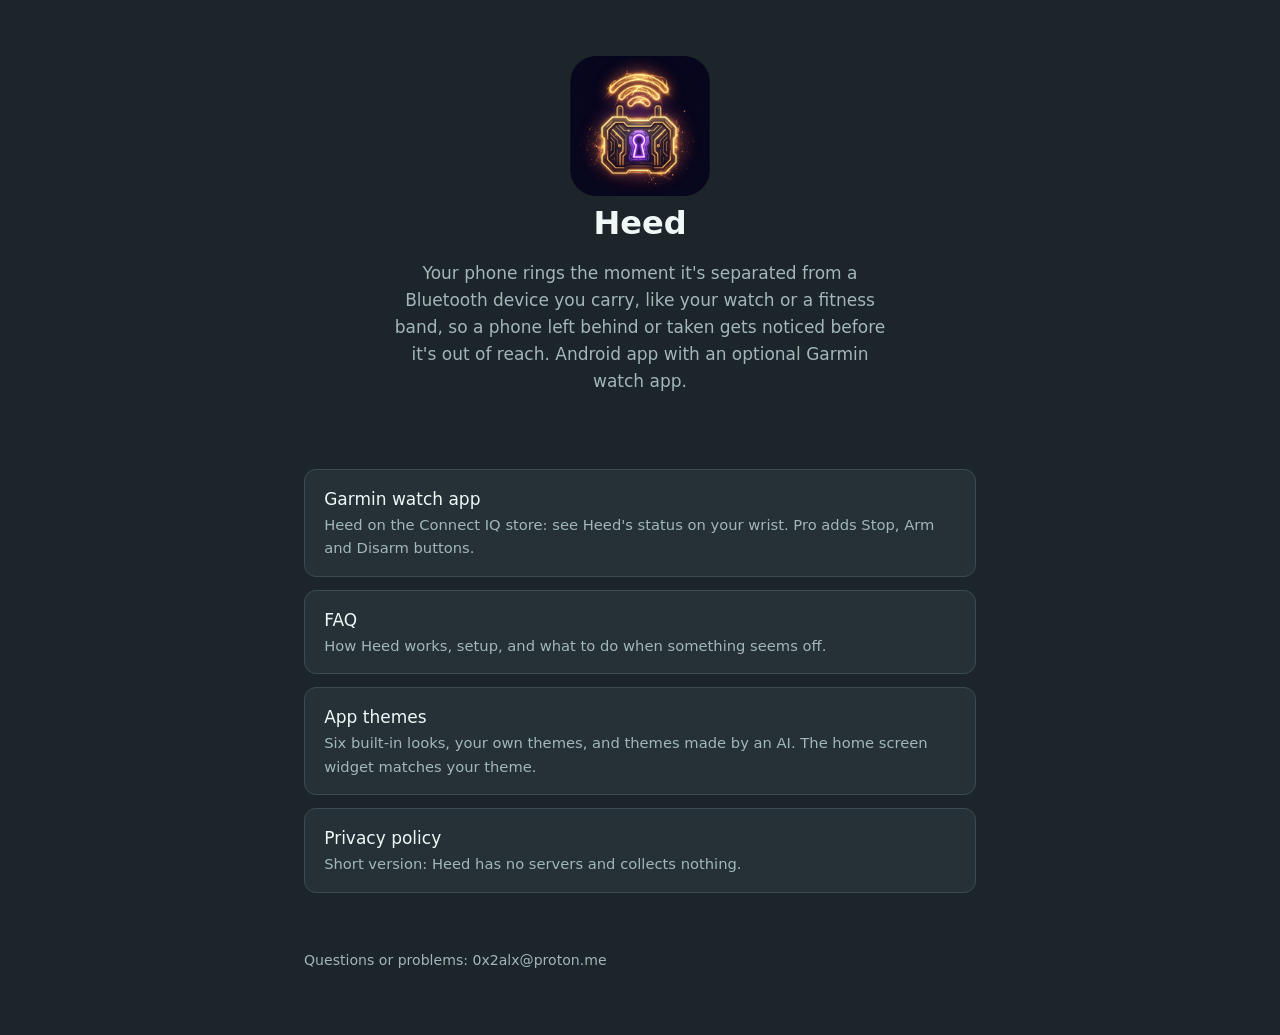
<file: index.html>
<!doctype html>
<html lang="en">
<head>
<meta charset="utf-8">
<meta name="viewport" content="width=device-width, initial-scale=1, viewport-fit=cover">
<title>Heed</title>
<meta name="description" content="Heed rings your phone the moment it's separated from a Bluetooth device you carry, like your watch.">
<meta name="google-site-verification" content="QiCzWbmraSEwANNr_r0INlUKkTgZXnaJmjv9GGR-TxI">
<link rel="icon" href="assets/favicon.png">
<link rel="stylesheet" href="style.css">
</head>
<body>
<div class="wrap">
  <section class="hero">
    <img src="assets/heed-logo.png" alt="Heed logo">
    <h1>Heed</h1>
    <p>Your phone rings the moment it's separated from a Bluetooth device you carry, like your watch or a fitness band, so a phone left behind or taken gets noticed before it's out of reach. Android app with an optional Garmin watch app.</p>
  </section>
  <div class="links">
    <a href="https://apps.garmin.com/apps/e7d2700a-6e20-4fcf-9858-78129c855c3d">Garmin watch app<span>Heed on the Connect IQ store: see Heed's status on your wrist. Pro adds Stop, Arm and Disarm buttons.</span></a>
    <a href="faq.html">FAQ<span>How Heed works, setup, and what to do when something seems off.</span></a>
    <a href="themes.html">App themes<span>Six built-in looks, your own themes, and themes made by an AI. The home screen widget matches your theme.</span></a>
    <a href="privacy.html">Privacy policy<span>Short version: Heed has no servers and collects nothing.</span></a>
  </div>
  <footer>Questions or problems: 0x2alx@proton.me</footer>
</div>
</body>
</html>
</file>
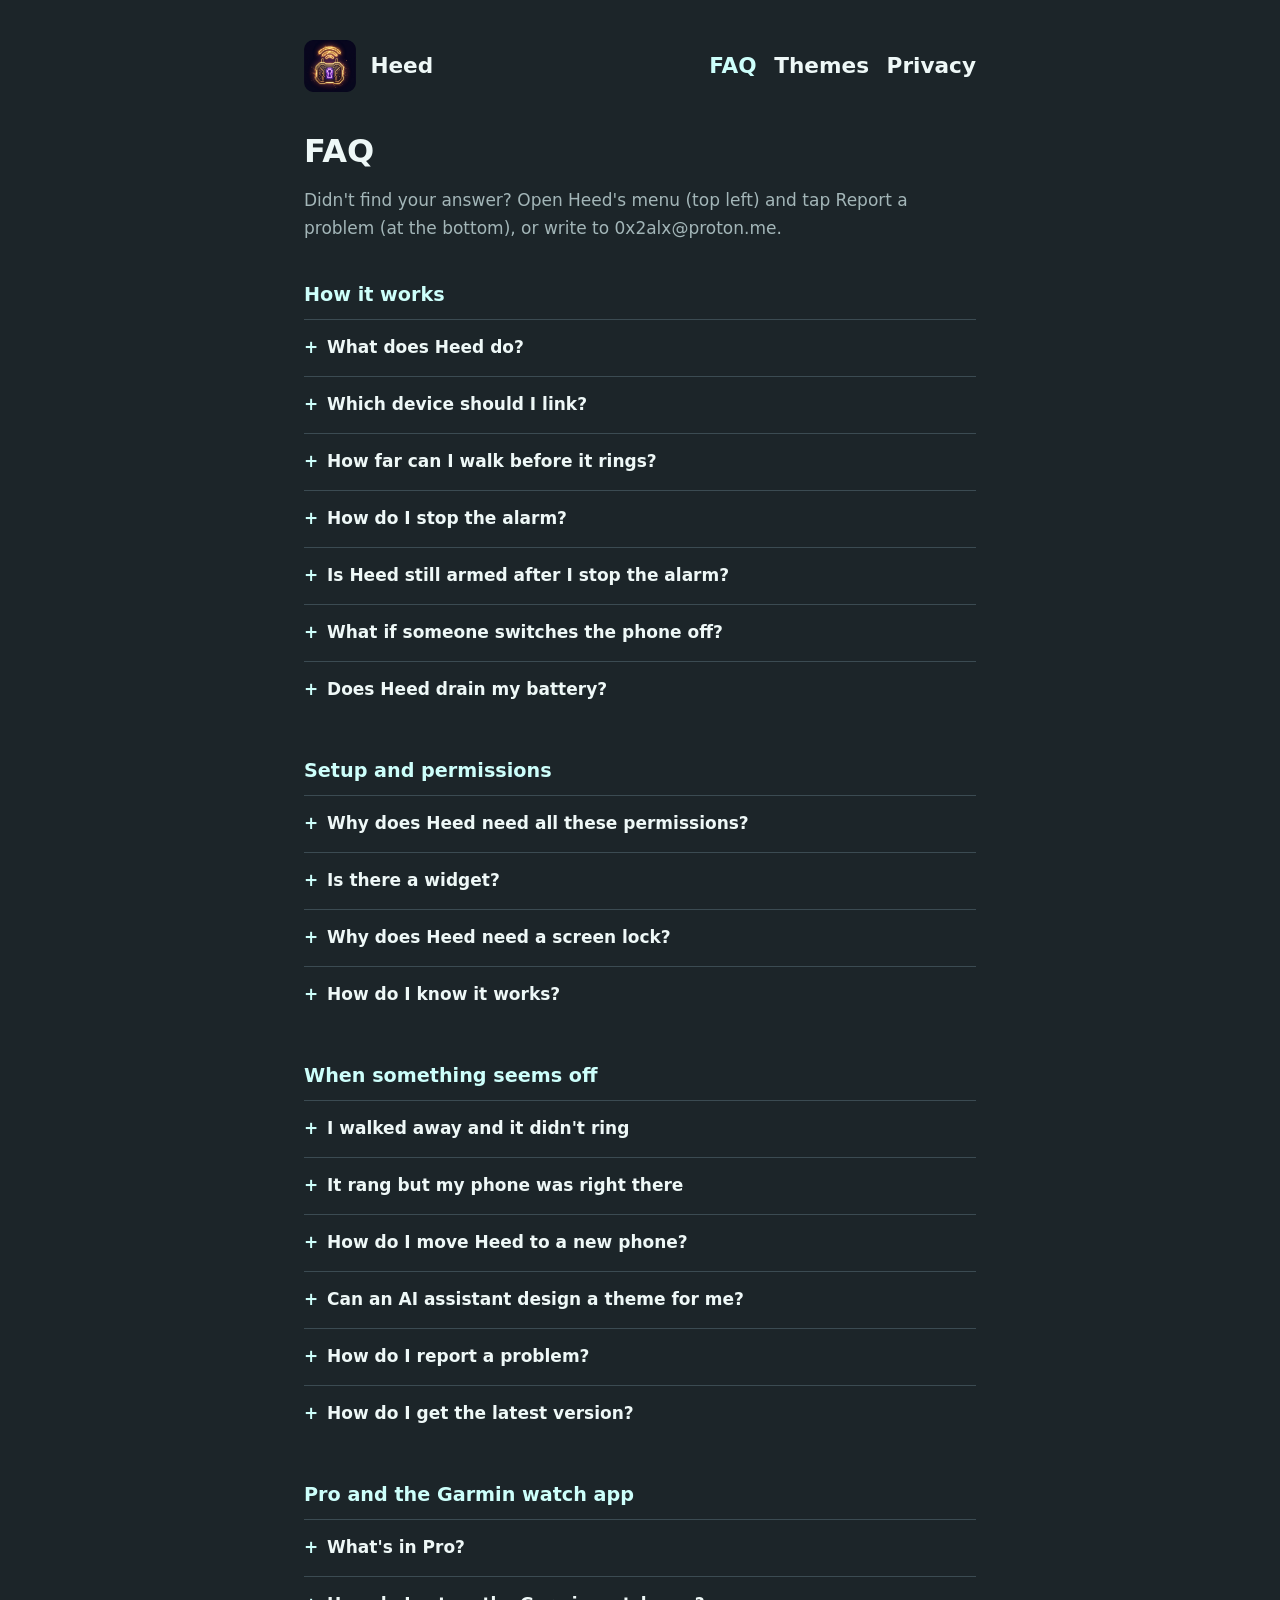
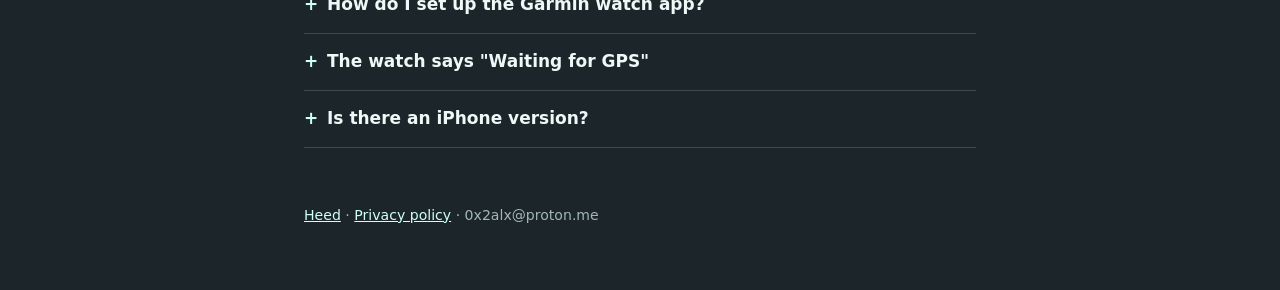
<file: faq.html>
<!doctype html>
<html lang="en">
<head>
<meta charset="utf-8">
<meta name="viewport" content="width=device-width, initial-scale=1, viewport-fit=cover">
<title>Heed FAQ</title>
<link rel="icon" href="assets/favicon.png">
<link rel="stylesheet" href="style.css">
</head>
<body>
<div class="wrap">
  <header class="top">
    <img src="assets/heed-logo.png" alt="">
    <a href="index.html">Heed</a>
    <nav><a href="faq.html" aria-current="page">FAQ</a><a href="themes.html">Themes</a><a href="privacy.html">Privacy</a></nav>
  </header>

  <h1>FAQ</h1>
  <p class="muted">Didn't find your answer? Open Heed's menu (top left) and tap Report a problem (at the bottom), or write to 0x2alx@proton.me.</p>

  <h2>How it works</h2>
  <details id="how">
    <summary>What does Heed do?</summary>
    <p>You link Heed to one Bluetooth device you always carry, ideally your watch, and arm it. If that device disconnects from the phone (you walked away from the phone, or someone walked away with it), a short countdown starts. If the device doesn't come back in time, the phone rings loudly until you unlock it.</p>
  </details>
  <details id="device">
    <summary>Which device should I link?</summary>
    <ul>
      <li><strong>Best:</strong> a watch or fitness band you wear all day.</li>
      <li><strong>Earbuds:</strong> only work while you're wearing them. Take them out and Heed thinks you left.</li>
      <li><strong>Your car:</strong> no. It disconnects every time you park. Use it in an auto-arm rule instead (Pro).</li>
    </ul>
    <p>The device has to be connected when you arm. A device that's already gone can't disconnect, so the alarm would never go off.</p>
  </details>
  <details id="distance">
    <summary>How far can I walk before it rings?</summary>
    <p>Usually 10 to 30 metres. Bluetooth range depends on walls, crowds and even which wrist the watch is on, and Android can take a few seconds to notice the disconnect. Then comes your delay (2 to 15 seconds, set under Alarm). A short delay catches a theft sooner; a longer one ignores brief dropouts.</p>
  </details>
  <details id="stop">
    <summary>How do I stop the alarm?</summary>
    <p>Unlock your phone (PIN, pattern or fingerprint). That always works, and it's the point: whoever is holding the phone can't silence it. Two optional extras:</p>
    <ul>
      <li><strong>Stop when the device reconnects:</strong> handy if you just forgot the phone on a table. Leave it off for theft protection, since a thief could walk back toward you to silence it.</li>
      <li><strong>The Garmin watch app (Stop button with Pro):</strong> stop it from your wrist.</li>
    </ul>
  </details>
  <details id="after-stop">
    <summary>Is Heed still armed after I stop the alarm?</summary>
    <p>Only if your device is back. If you stop it while the device is still away, Heed disarms and tells you, so it doesn't keep ringing. Arm it again once the device is connected.</p>
  </details>
  <details id="power">
    <summary>What if someone switches the phone off?</summary>
    <p>No app can block the power button. If Heed was armed and your device isn't connected when the phone restarts, it rings after your usual delay. An alarm that was already ringing comes straight back. For the rest, turn on Android's own theft protection: Theft Detection Lock, Offline Device Lock and Find Hub (Settings, then Security).</p>
  </details>
  <details id="battery">
    <summary>Does Heed drain my battery?</summary>
    <p>Not noticeably. Heed doesn't scan or poll; it waits for Android to report that the device disconnected. With the Garmin watch app (Pro), the phone sends the watch a small update every 30 seconds while armed.</p>
  </details>

  <h2>Setup and permissions</h2>
  <details id="permissions">
    <summary>Why does Heed need all these permissions?</summary>
    <ul>
      <li><strong>Nearby devices (Bluetooth):</strong> to see your devices and know when the linked one disconnects.</li>
      <li><strong>Notifications and full-screen alerts:</strong> so the alarm screen appears even on a locked phone.</li>
      <li><strong>Display over other apps:</strong> so the alarm screen shows on top of whatever app is open.</li>
      <li><strong>Unrestricted battery:</strong> so Android doesn't put Heed to sleep while it's guarding your phone.</li>
      <li><strong>Keep permissions if Heed isn't opened for a while:</strong> so Android doesn't remove Heed's permissions if you go months without opening it.</li>
      <li><strong>Alarms and reminders</strong> (asked for once you add a schedule): so scheduled auto-arm rules run on time.</li>
    </ul>
    <p>Anything missing shows in a Setup section at the top of Heed's main screen, with a <strong>Fix</strong> button that opens the right setting. Heed checks again every time you open it, and the section disappears once everything is in place. To check later, open the menu (top left) and tap <strong>Permissions</strong>: it lists everything Heed uses, why, and whether it's granted.</p>
    <p>Heed has no servers and collects nothing. See the <a href="privacy.html">privacy policy</a>.</p>
  </details>
  <details id="widget">
    <summary>Is there a widget?</summary>
    <p>Yes. Add the Heed widget to your home screen (a small square). The Heed logo shows the state: dimmed when Heed is off, in full colour when it's armed. Tap it to arm, or to disarm (you confirm with your screen lock). Tap the gear to open Heed. While the alarm rings, tapping it opens the alarm screen.</p>
    <p>The widget follows your app theme, and each theme can change how it looks. See <a href="themes.html#widget">Widget look</a>.</p>
  </details>
  <details id="screen-lock">
    <summary>Why does Heed need a screen lock?</summary>
    <p>Your unlock is what stops the alarm. Without a PIN, pattern or password, anyone could stop it, so Heed won't arm until a screen lock is set.</p>
  </details>
  <details id="test">
    <summary>How do I know it works?</summary>
    <p>Tap <strong>Test the alarm</strong>. It rings right away with your settings and stops exactly like the real thing. For a real test, arm Heed, leave the phone in a room and walk away with your watch.</p>
  </details>

  <h2>When something seems off</h2>
  <details id="no-ring">
    <summary>I walked away and it didn't ring</summary>
    <ul>
      <li>Check that Heed was <strong>armed</strong> and the device showed <strong>connected</strong> when you left.</li>
      <li>Set Heed's battery use to <strong>Unrestricted</strong> (Heed shows this under Setup if it's missing). Some phones stop background apps aggressively.</li>
      <li>You may still have been in Bluetooth range. Walk further, or test through a wall or two.</li>
    </ul>
    <p>Still not ringing? Open Heed's menu (top left) and tap Report a problem (at the bottom), so we can see what happened.</p>
  </details>
  <details id="false-alarm">
    <summary>It rang but my phone was right there</summary>
    <p>The link dropped for longer than your delay. It happens with weak Bluetooth (the phone deep in a bag, the watch on the far side of your body) or with earbuds you took out. Raise the delay under Alarm, or link a device you wear.</p>
  </details>
  <details id="new-phone">
    <summary>How do I move Heed to a new phone?</summary>
    <p>Two ways, and they restore different things.</p>
    <ul>
      <li><strong>Backup file:</strong> in Heed's menu (top left), tap Backup and restore, then Save a backup. On the new phone, open the same screen and tap Restore from a file. It has your linked device, alarm settings, auto-arm rules and app themes (with their widget looks). The alarm tone stays on the old phone, so pick it again. Pair your device with the new phone first.</li>
      <li><strong>Android backup:</strong> if backup to your Google account is on, a new phone starts with your linked device, alarm settings and auto-arm rules, and your Pro early access. Your app themes and the alarm tone aren't part of it.</li>
    </ul>
    <p>Either way, Heed starts disarmed and you set up the Garmin watch again, since the trusted watch isn't carried over.</p>
  </details>
  <details id="ai">
    <summary>Can an AI assistant design a theme for me?</summary>
    <p>Yes. In Heed's menu (top left), tap App theme, then <strong>AI prompt</strong>. The prompt has the theme format and your current theme. Paste it into an AI chat (ChatGPT, Gemini, Claude...), add what you want, then copy the whole answer, come back and tap <strong>Paste the answer</strong>. See <a href="themes.html">App themes</a> for every option.</p>
    <p>Heed sends nothing anywhere: you copy and paste yourself, to the assistant you choose.</p>
  </details>
  <details id="report">
    <summary>How do I report a problem?</summary>
    <p>Open Heed's menu (top left) and tap Report a problem, at the bottom. It opens your email app with a diagnostics file attached (app version, phone model, Heed's settings and event log, its memory use and why the app last stopped). Device names in it are replaced by short codes such as watch#1. You see everything before sending, and nothing goes out unless you send it. To read the event log itself, tap <strong>Logs</strong> in the menu.</p>
  </details>
  <details id="updates">
    <summary>How do I get the latest version?</summary>
    <p>Google Play updates Heed like any app. When a new version is out, a card at the top of Heed's main screen also says so: tap <strong>Update</strong>, it downloads in the background, then tap <strong>Restart</strong>. Installing restarts Heed, so while it's armed or ringing the card waits until you disarm. <strong>Later</strong> hides the card for 3 days.</p>
    <p>After an update, Heed shows what changed once, and the menu's <strong>About</strong> lists every release.</p>
  </details>

  <h2>Pro and the Garmin watch app</h2>
  <details id="pro">
    <summary>What's in Pro?</summary>
    <p><strong>Right now Pro is free.</strong> Everyone who installs Heed before paid Pro launches gets Pro, and keeps it after. Your early access is saved to your Google account through Android backup, so it follows you to a new phone (with backup turned on). If you lose it anyway, write to us.</p>
    <p>Once paid Pro launches, it will be a one-time purchase, no subscription, no account:</p>
    <ul>
      <li>Flashlight strobe and flashing screen</li>
      <li>Your own alarm tone and volume</li>
      <li>Auto-arm and auto-disarm: on a schedule, or when a Bluetooth device connects or disconnects (for example, arm when your car disconnects)</li>
      <li>On the Garmin watch app: stop, arm and disarm from your wrist, and an arrow back to where you left your phone (the watch app itself, showing Heed's status, is free)</li>
    </ul>
  </details>
  <details id="garmin">
    <summary>How do I set up the Garmin watch app?</summary>
    <ol>
      <li>Install Heed on your watch from the <a href="https://apps.garmin.com/apps/e7d2700a-6e20-4fcf-9858-78129c855c3d">Connect IQ store</a> (in Heed on the phone: Garmin watch app, then Get the watch app). The watch app is free; Pro adds the buttons and the arrow.</li>
      <li>Make sure Garmin Connect is installed on the phone and the watch is paired.</li>
      <li>Open Heed on the watch while your phone is unlocked. That watch becomes the only one allowed to control Heed. You can change it later in the app.</li>
      <li>Optional: on the watch, turn on Garmin's own phone connection alerts (Settings, then Connectivity, then Phone, then Alerts). The watch then buzzes whenever the phone drops, even before Heed rings.</li>
    </ol>
    <p>Supported watches (Connect IQ 3.3 or newer): fēnix 6, 7, 8, 9 and E; epix 2 and epix Pro; Forerunner 55, 70, 165, 170, 245, 255, 265, 570, 945, 955, 965 and 970; Venu 2, 3, 4, Sq 2 and X1; vívoactive 4, 5 and 6; Instinct 2, Instinct 3 (AMOLED and Solar 45 mm) and Instinct E; Enduro 3 and 4. The Connect IQ store shows whether your exact model is listed.</p>
  </details>
  <details id="find">
    <summary>The watch says "Waiting for GPS"</summary>
    <p>The arrow back to your phone needs a GPS fix on the watch, which only works outdoors. Step outside and give it a few seconds.</p>
  </details>
  <details id="iphone">
    <summary>Is there an iPhone version?</summary>
    <p>No, Heed is Android only.</p>
  </details>

  <footer><a href="index.html">Heed</a> · <a href="privacy.html">Privacy policy</a> · 0x2alx@proton.me</footer>
</div>
</body>
</html>
</file>
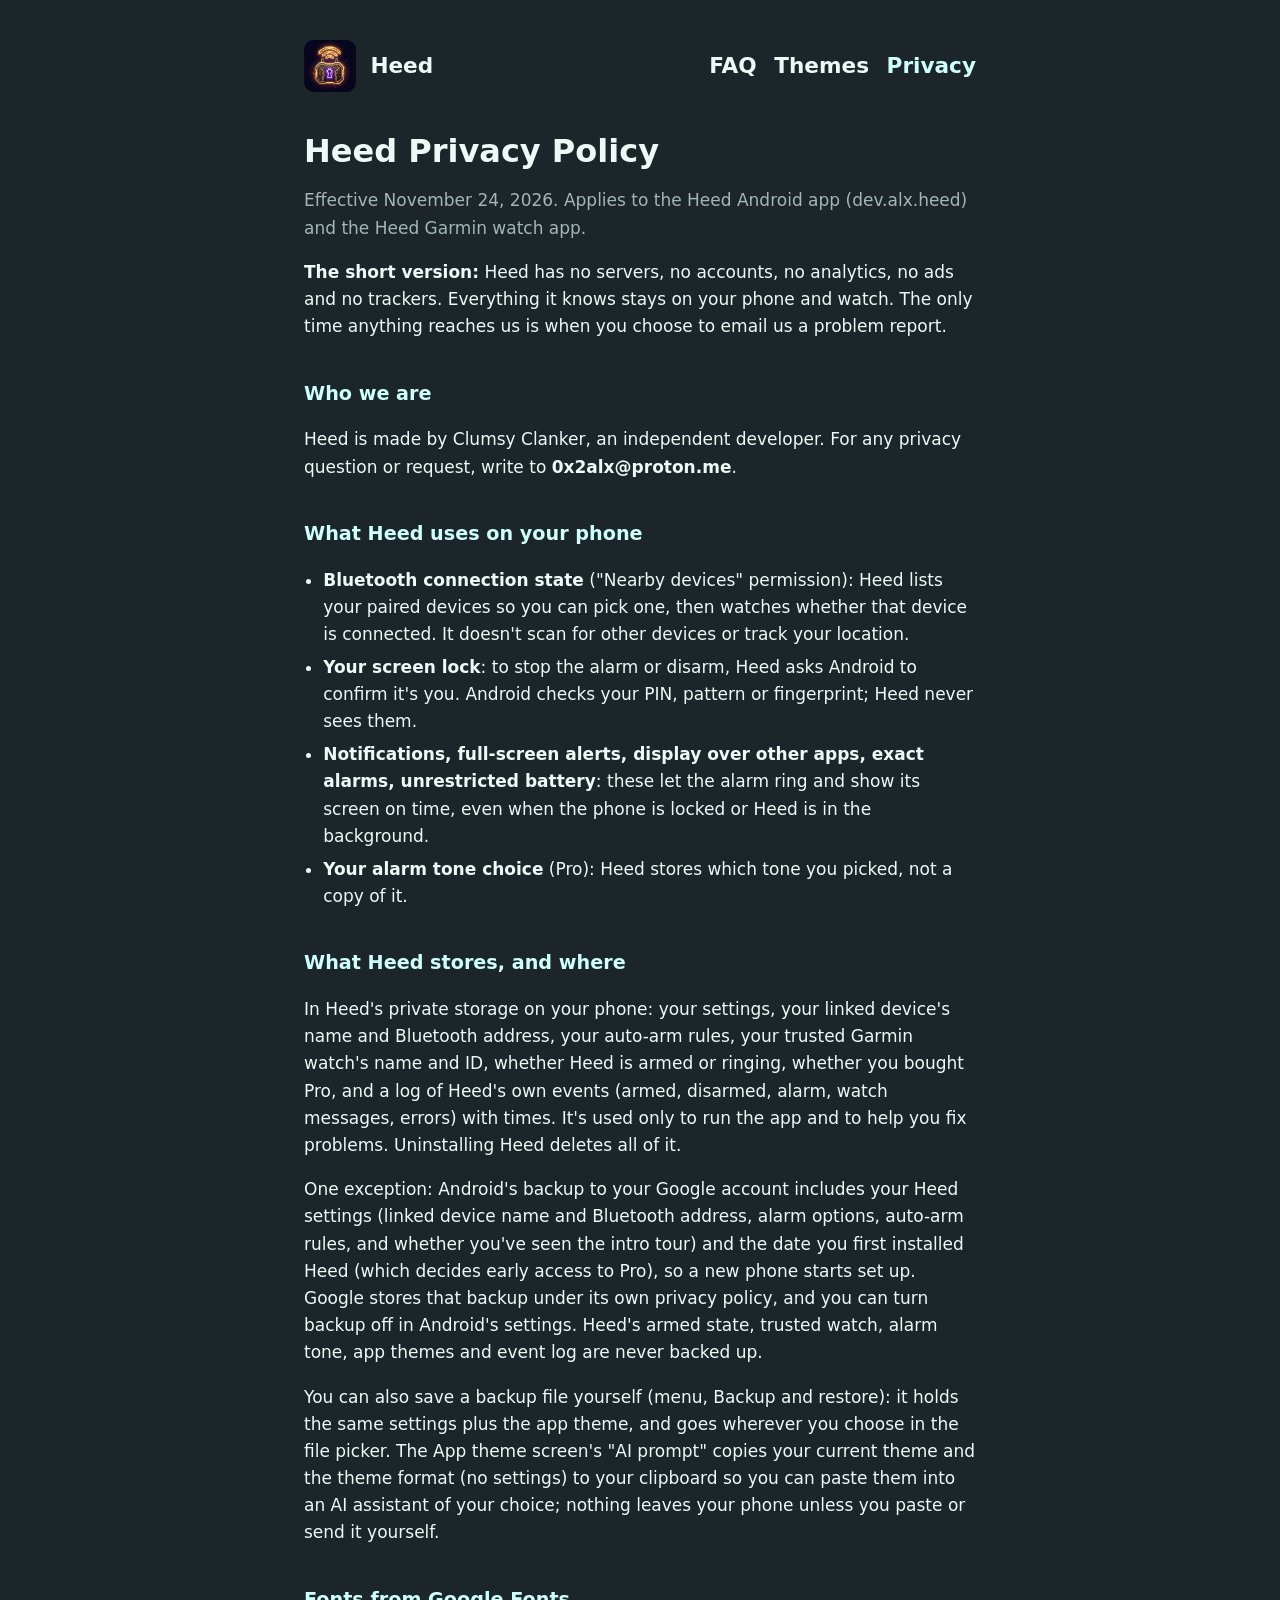
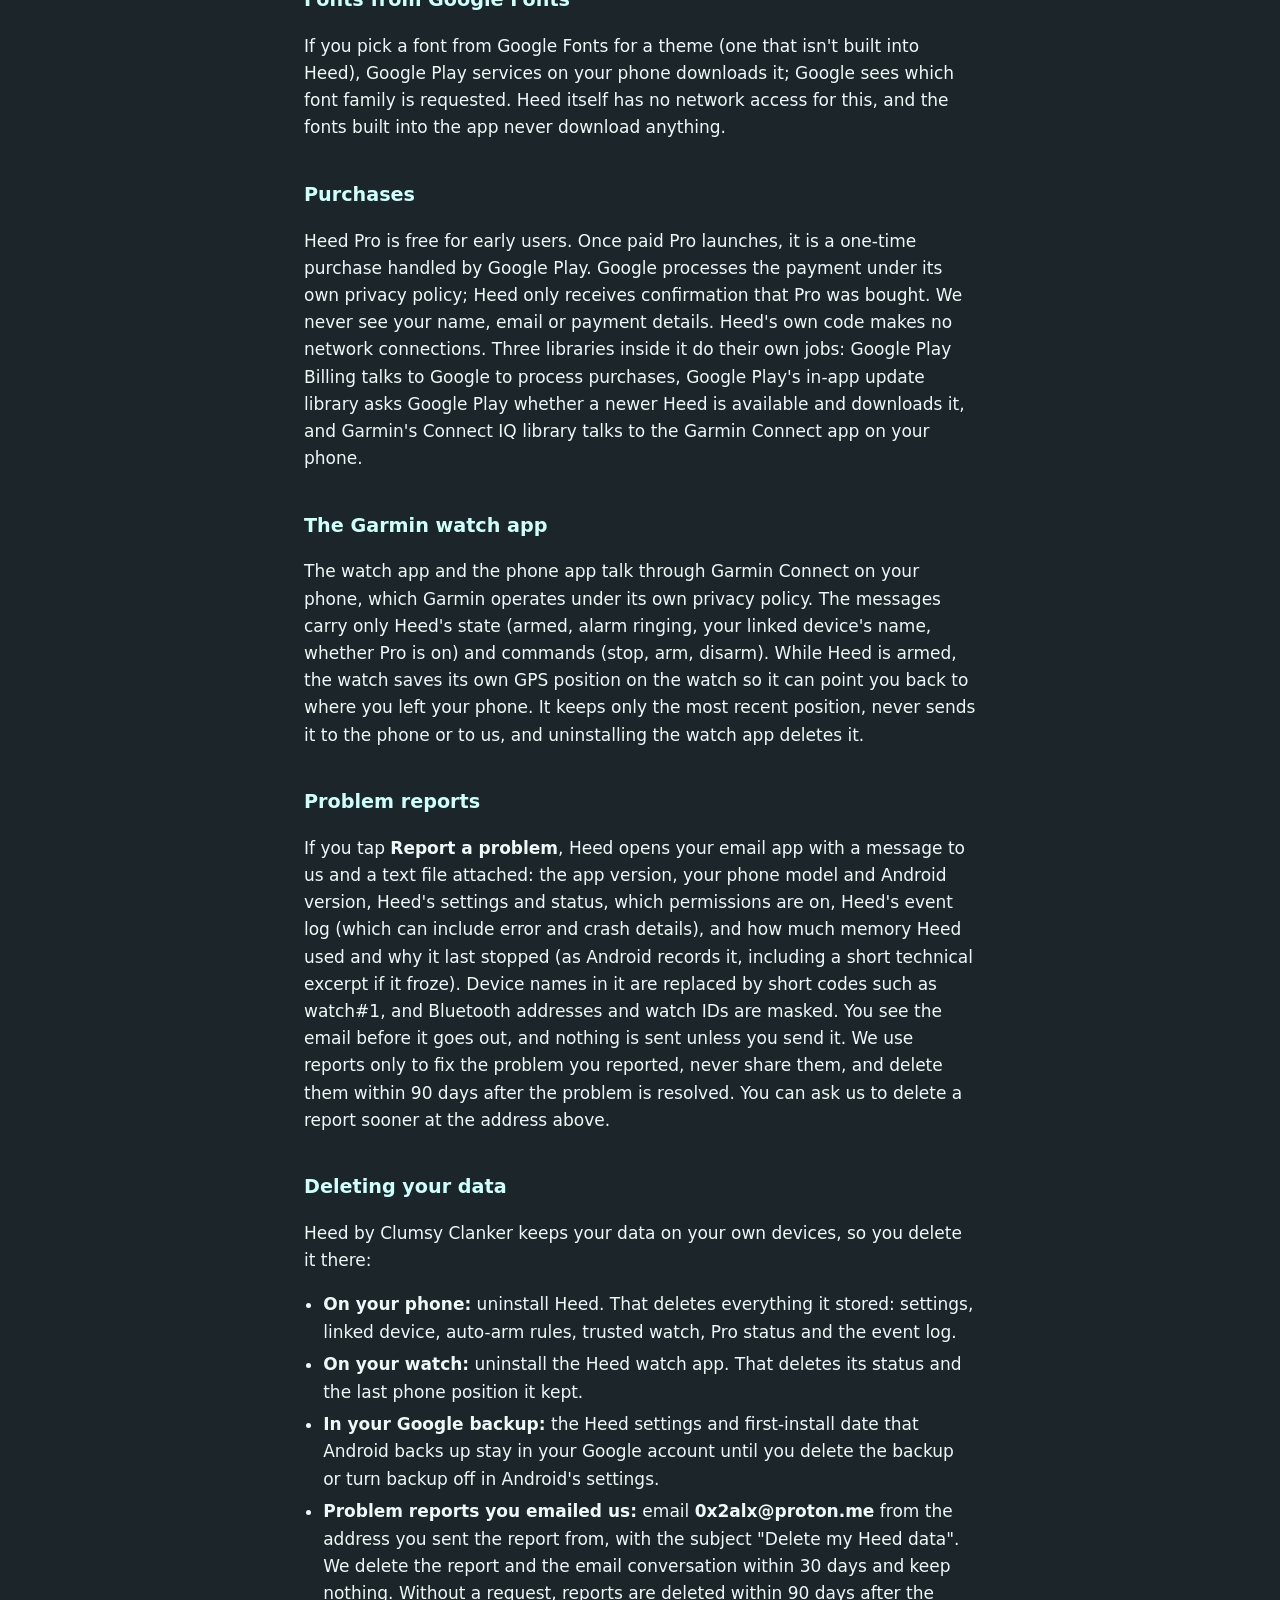
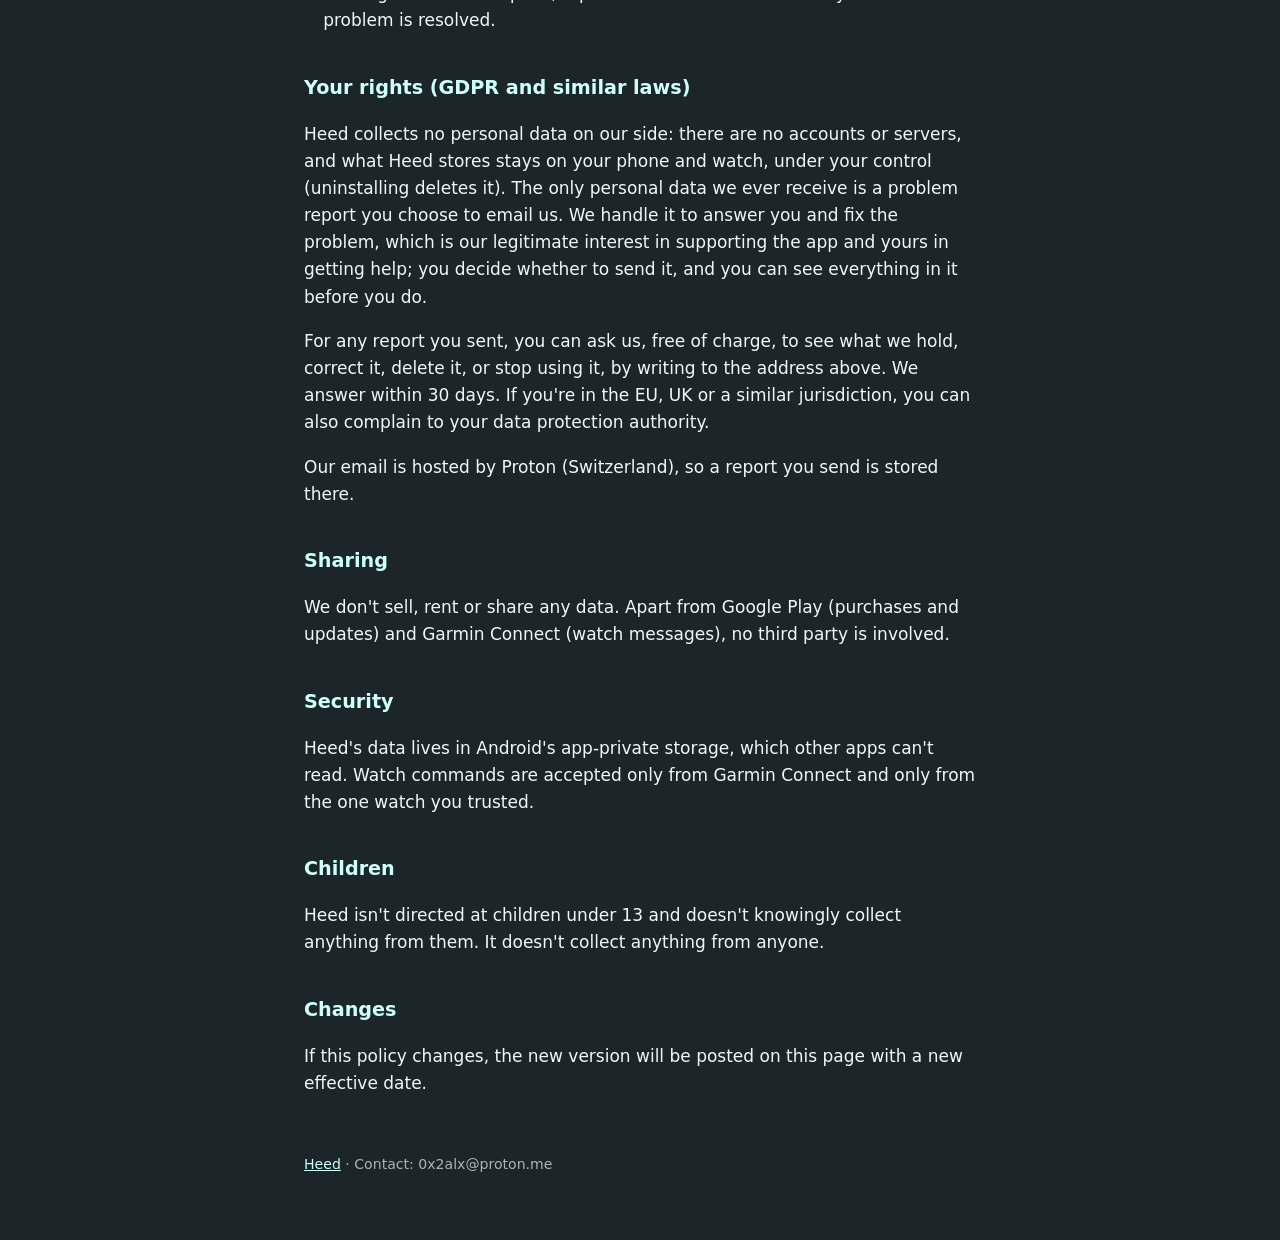
<file: privacy.html>
<!doctype html>
<html lang="en">
<head>
<meta charset="utf-8">
<meta name="viewport" content="width=device-width, initial-scale=1, viewport-fit=cover">
<title>Heed Privacy Policy</title>
<link rel="icon" href="assets/favicon.png">
<link rel="stylesheet" href="style.css">
</head>
<body>
<div class="wrap">
  <header class="top">
    <img src="assets/heed-logo.png" alt="">
    <a href="index.html">Heed</a>
    <nav><a href="faq.html">FAQ</a><a href="themes.html">Themes</a><a href="privacy.html" aria-current="page">Privacy</a></nav>
  </header>

  <h1>Heed Privacy Policy</h1>
  <p class="muted">Effective November 24, 2026. Applies to the Heed Android app (dev.alx.heed) and the Heed Garmin watch app.</p>

  <p><strong>The short version:</strong> Heed has no servers, no accounts, no analytics, no ads and no trackers. Everything it knows stays on your phone and watch. The only time anything reaches us is when you choose to email us a problem report.</p>

  <h2>Who we are</h2>
  <p>Heed is made by Clumsy Clanker, an independent developer. For any privacy question or request, write to <strong>0x2alx@proton.me</strong>.</p>

  <h2>What Heed uses on your phone</h2>
  <ul>
    <li><strong>Bluetooth connection state</strong> ("Nearby devices" permission): Heed lists your paired devices so you can pick one, then watches whether that device is connected. It doesn't scan for other devices or track your location.</li>
    <li><strong>Your screen lock</strong>: to stop the alarm or disarm, Heed asks Android to confirm it's you. Android checks your PIN, pattern or fingerprint; Heed never sees them.</li>
    <li><strong>Notifications, full-screen alerts, display over other apps, exact alarms, unrestricted battery</strong>: these let the alarm ring and show its screen on time, even when the phone is locked or Heed is in the background.</li>
    <li><strong>Your alarm tone choice</strong> (Pro): Heed stores which tone you picked, not a copy of it.</li>
  </ul>

  <h2>What Heed stores, and where</h2>
  <p>In Heed's private storage on your phone: your settings, your linked device's name and Bluetooth address, your auto-arm rules, your trusted Garmin watch's name and ID, whether Heed is armed or ringing, whether you bought Pro, and a log of Heed's own events (armed, disarmed, alarm, watch messages, errors) with times. It's used only to run the app and to help you fix problems. Uninstalling Heed deletes all of it.</p>
  <p>One exception: Android's backup to your Google account includes your Heed settings (linked device name and Bluetooth address, alarm options, auto-arm rules, and whether you've seen the intro tour) and the date you first installed Heed (which decides early access to Pro), so a new phone starts set up. Google stores that backup under its own privacy policy, and you can turn backup off in Android's settings. Heed's armed state, trusted watch, alarm tone, app themes and event log are never backed up.</p>

  <p>You can also save a backup file yourself (menu, Backup and restore): it holds the same settings plus the app theme, and goes wherever you choose in the file picker. The App theme screen's "AI prompt" copies your current theme and the theme format (no settings) to your clipboard so you can paste them into an AI assistant of your choice; nothing leaves your phone unless you paste or send it yourself.</p>

  <h2>Fonts from Google Fonts</h2>
  <p>If you pick a font from Google Fonts for a theme (one that isn't built into Heed), Google Play services on your phone downloads it; Google sees which font family is requested. Heed itself has no network access for this, and the fonts built into the app never download anything.</p>

  <h2>Purchases</h2>
  <p>Heed Pro is free for early users. Once paid Pro launches, it is a one-time purchase handled by Google Play. Google processes the payment under its own privacy policy; Heed only receives confirmation that Pro was bought. We never see your name, email or payment details. Heed's own code makes no network connections. Three libraries inside it do their own jobs: Google Play Billing talks to Google to process purchases, Google Play's in-app update library asks Google Play whether a newer Heed is available and downloads it, and Garmin's Connect IQ library talks to the Garmin Connect app on your phone.</p>

  <h2>The Garmin watch app</h2>
  <p>The watch app and the phone app talk through Garmin Connect on your phone, which Garmin operates under its own privacy policy. The messages carry only Heed's state (armed, alarm ringing, your linked device's name, whether Pro is on) and commands (stop, arm, disarm). While Heed is armed, the watch saves its own GPS position on the watch so it can point you back to where you left your phone. It keeps only the most recent position, never sends it to the phone or to us, and uninstalling the watch app deletes it.</p>

  <h2>Problem reports</h2>
  <p>If you tap <strong>Report a problem</strong>, Heed opens your email app with a message to us and a text file attached: the app version, your phone model and Android version, Heed's settings and status, which permissions are on, Heed's event log (which can include error and crash details), and how much memory Heed used and why it last stopped (as Android records it, including a short technical excerpt if it froze). Device names in it are replaced by short codes such as watch#1, and Bluetooth addresses and watch IDs are masked. You see the email before it goes out, and nothing is sent unless you send it. We use reports only to fix the problem you reported, never share them, and delete them within 90 days after the problem is resolved. You can ask us to delete a report sooner at the address above.</p>

  <h2 id="delete">Deleting your data</h2>
  <p>Heed by Clumsy Clanker keeps your data on your own devices, so you delete it there:</p>
  <ul>
    <li><strong>On your phone:</strong> uninstall Heed. That deletes everything it stored: settings, linked device, auto-arm rules, trusted watch, Pro status and the event log.</li>
    <li><strong>On your watch:</strong> uninstall the Heed watch app. That deletes its status and the last phone position it kept.</li>
    <li><strong>In your Google backup:</strong> the Heed settings and first-install date that Android backs up stay in your Google account until you delete the backup or turn backup off in Android's settings.</li>
    <li><strong>Problem reports you emailed us:</strong> email <strong>0x2alx@proton.me</strong> from the address you sent the report from, with the subject "Delete my Heed data". We delete the report and the email conversation within 30 days and keep nothing. Without a request, reports are deleted within 90 days after the problem is resolved.</li>
  </ul>

  <h2>Your rights (GDPR and similar laws)</h2>
  <p>Heed collects no personal data on our side: there are no accounts or servers, and what Heed stores stays on your phone and watch, under your control (uninstalling deletes it). The only personal data we ever receive is a problem report you choose to email us. We handle it to answer you and fix the problem, which is our legitimate interest in supporting the app and yours in getting help; you decide whether to send it, and you can see everything in it before you do.</p>
  <p>For any report you sent, you can ask us, free of charge, to see what we hold, correct it, delete it, or stop using it, by writing to the address above. We answer within 30 days. If you're in the EU, UK or a similar jurisdiction, you can also complain to your data protection authority.</p>
  <p>Our email is hosted by Proton (Switzerland), so a report you send is stored there.</p>

  <h2>Sharing</h2>
  <p>We don't sell, rent or share any data. Apart from Google Play (purchases and updates) and Garmin Connect (watch messages), no third party is involved.</p>

  <h2>Security</h2>
  <p>Heed's data lives in Android's app-private storage, which other apps can't read. Watch commands are accepted only from Garmin Connect and only from the one watch you trusted.</p>

  <h2>Children</h2>
  <p>Heed isn't directed at children under 13 and doesn't knowingly collect anything from them. It doesn't collect anything from anyone.</p>

  <h2>Changes</h2>
  <p>If this policy changes, the new version will be posted on this page with a new effective date.</p>

  <footer><a href="index.html">Heed</a> · Contact: 0x2alx@proton.me</footer>
</div>
</body>
</html>
</file>
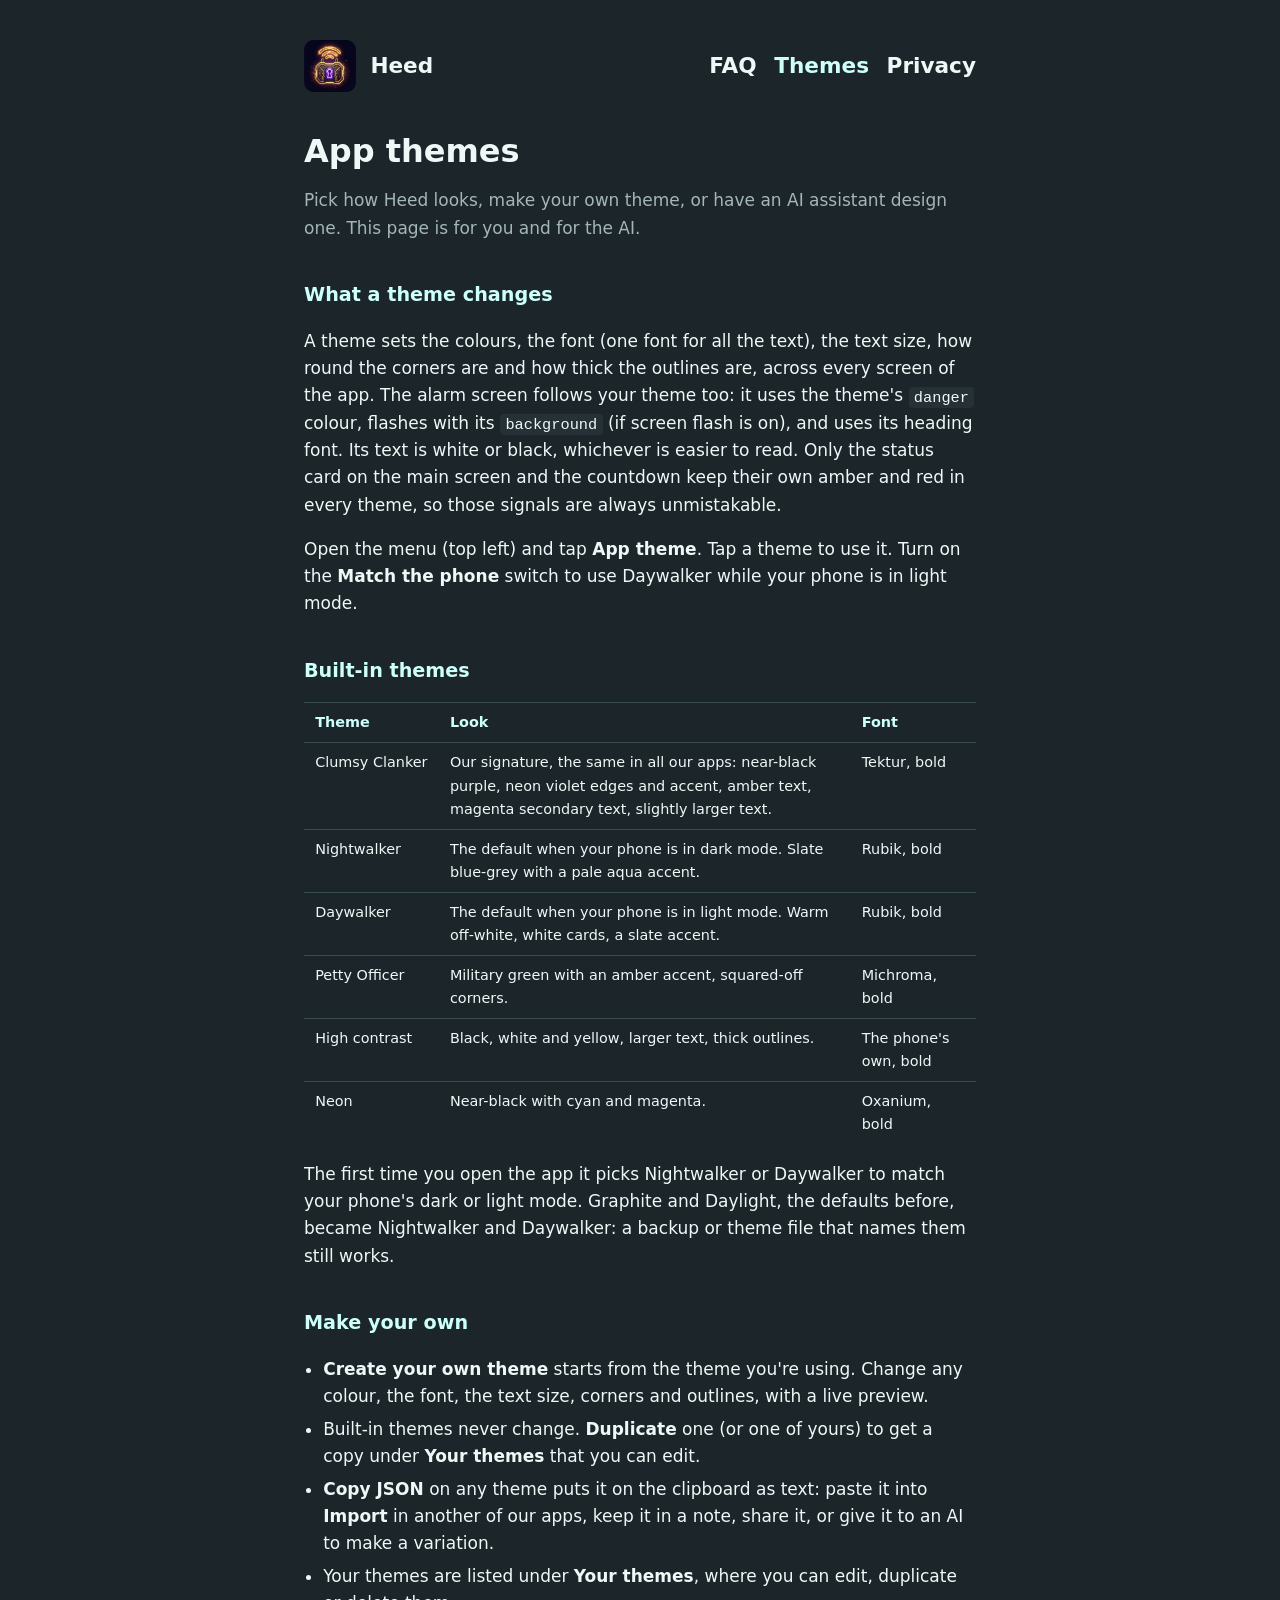
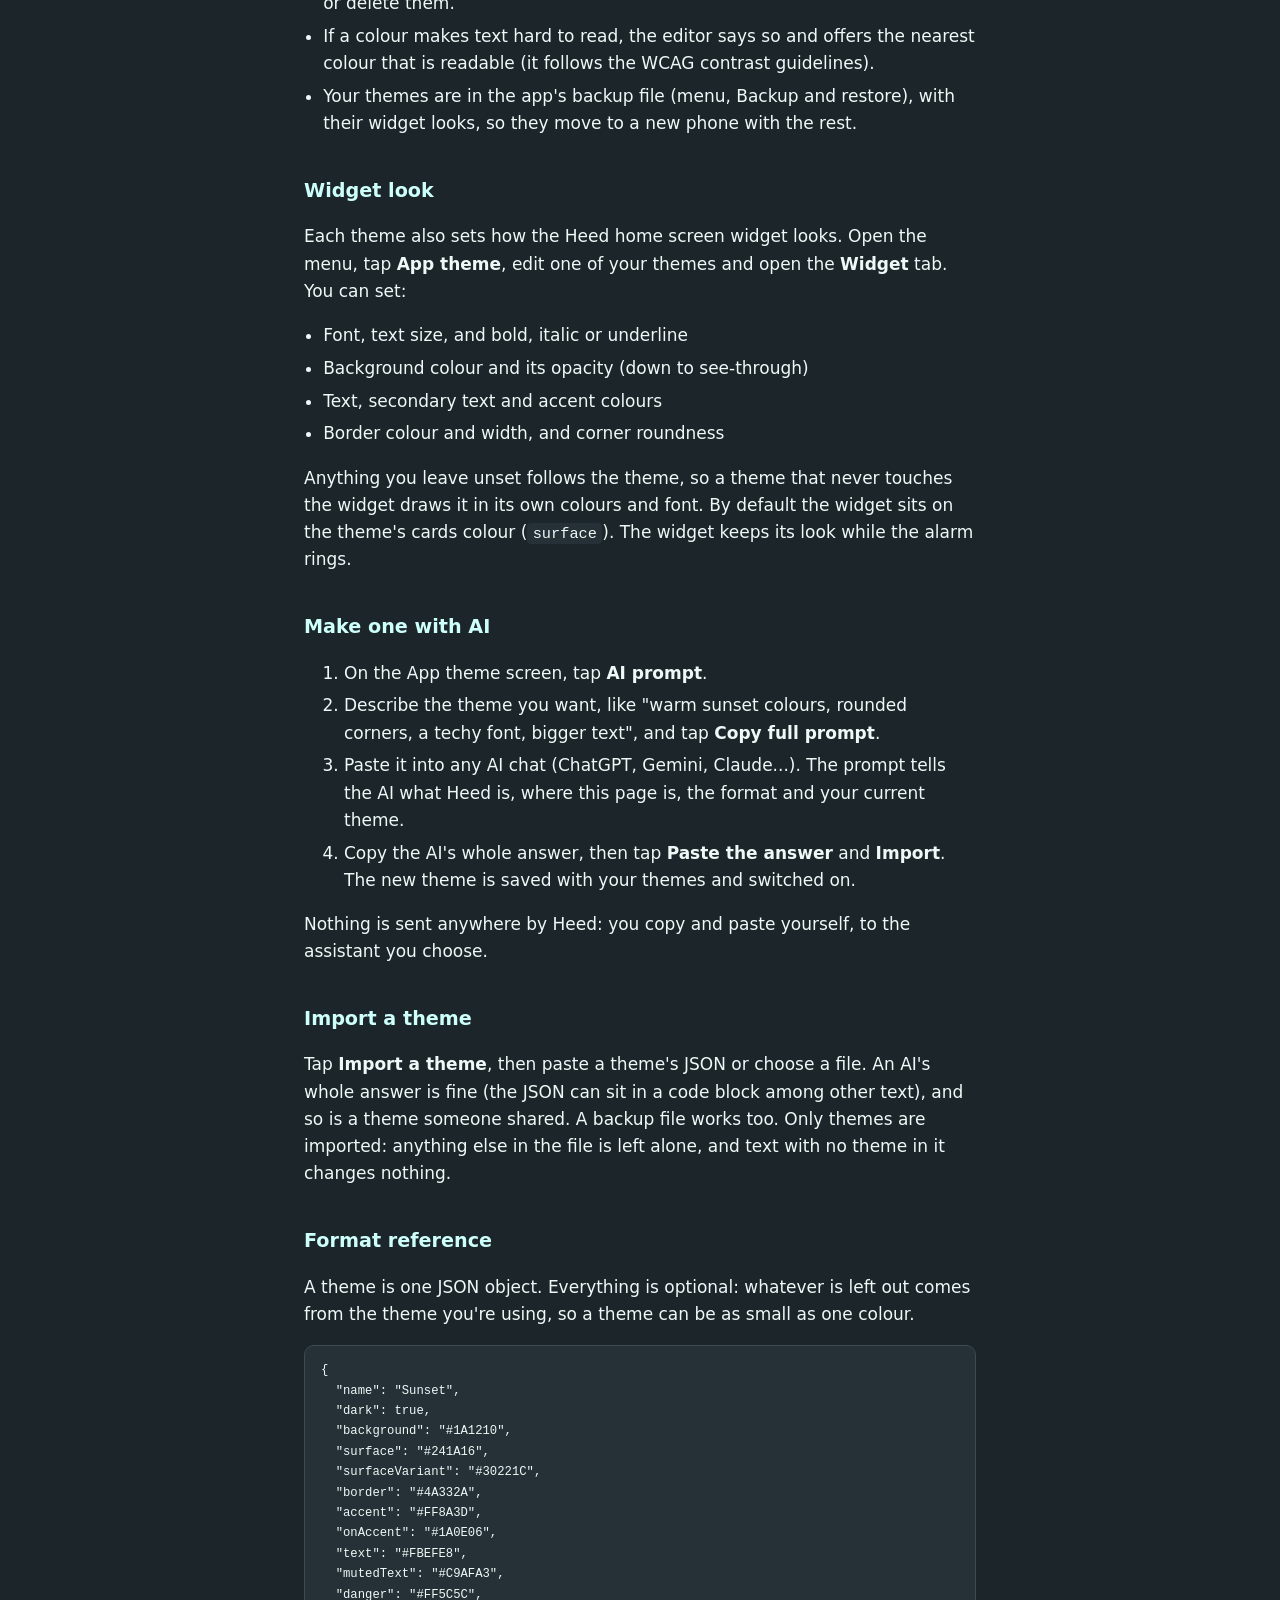
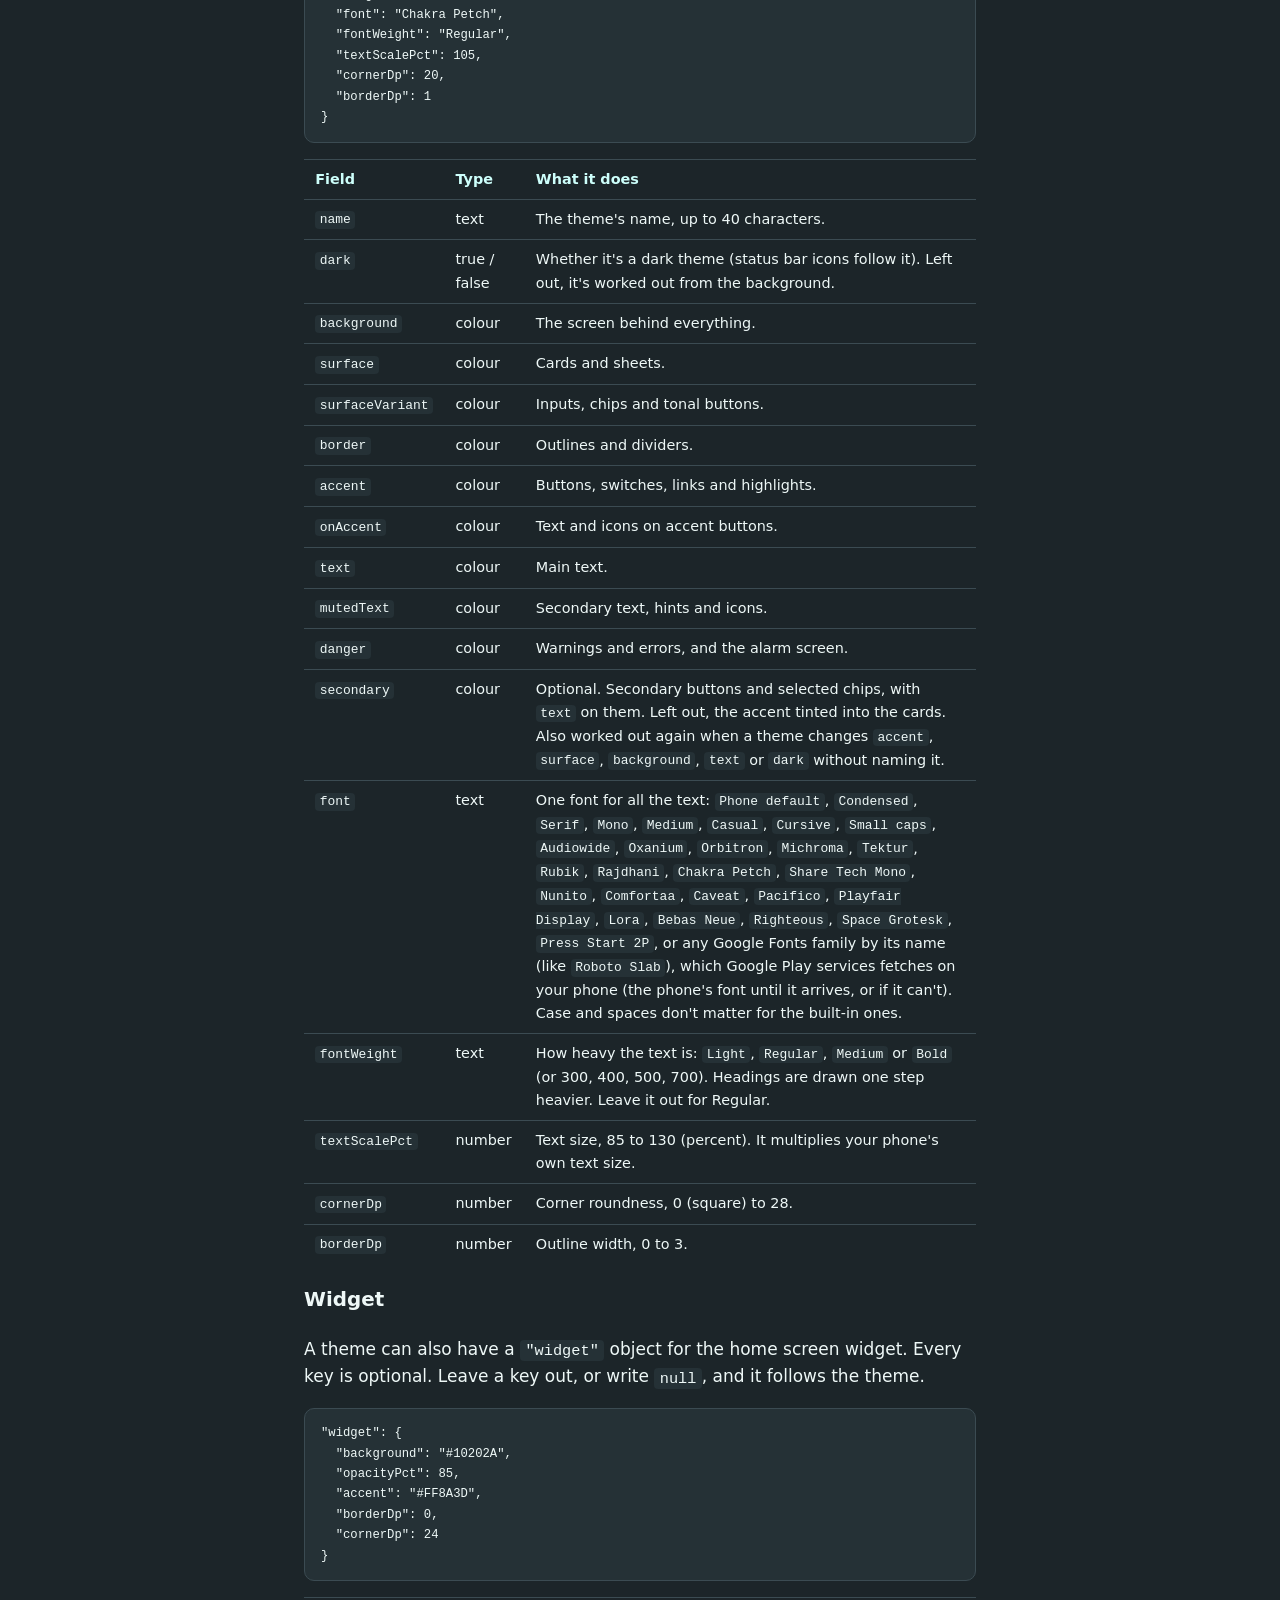
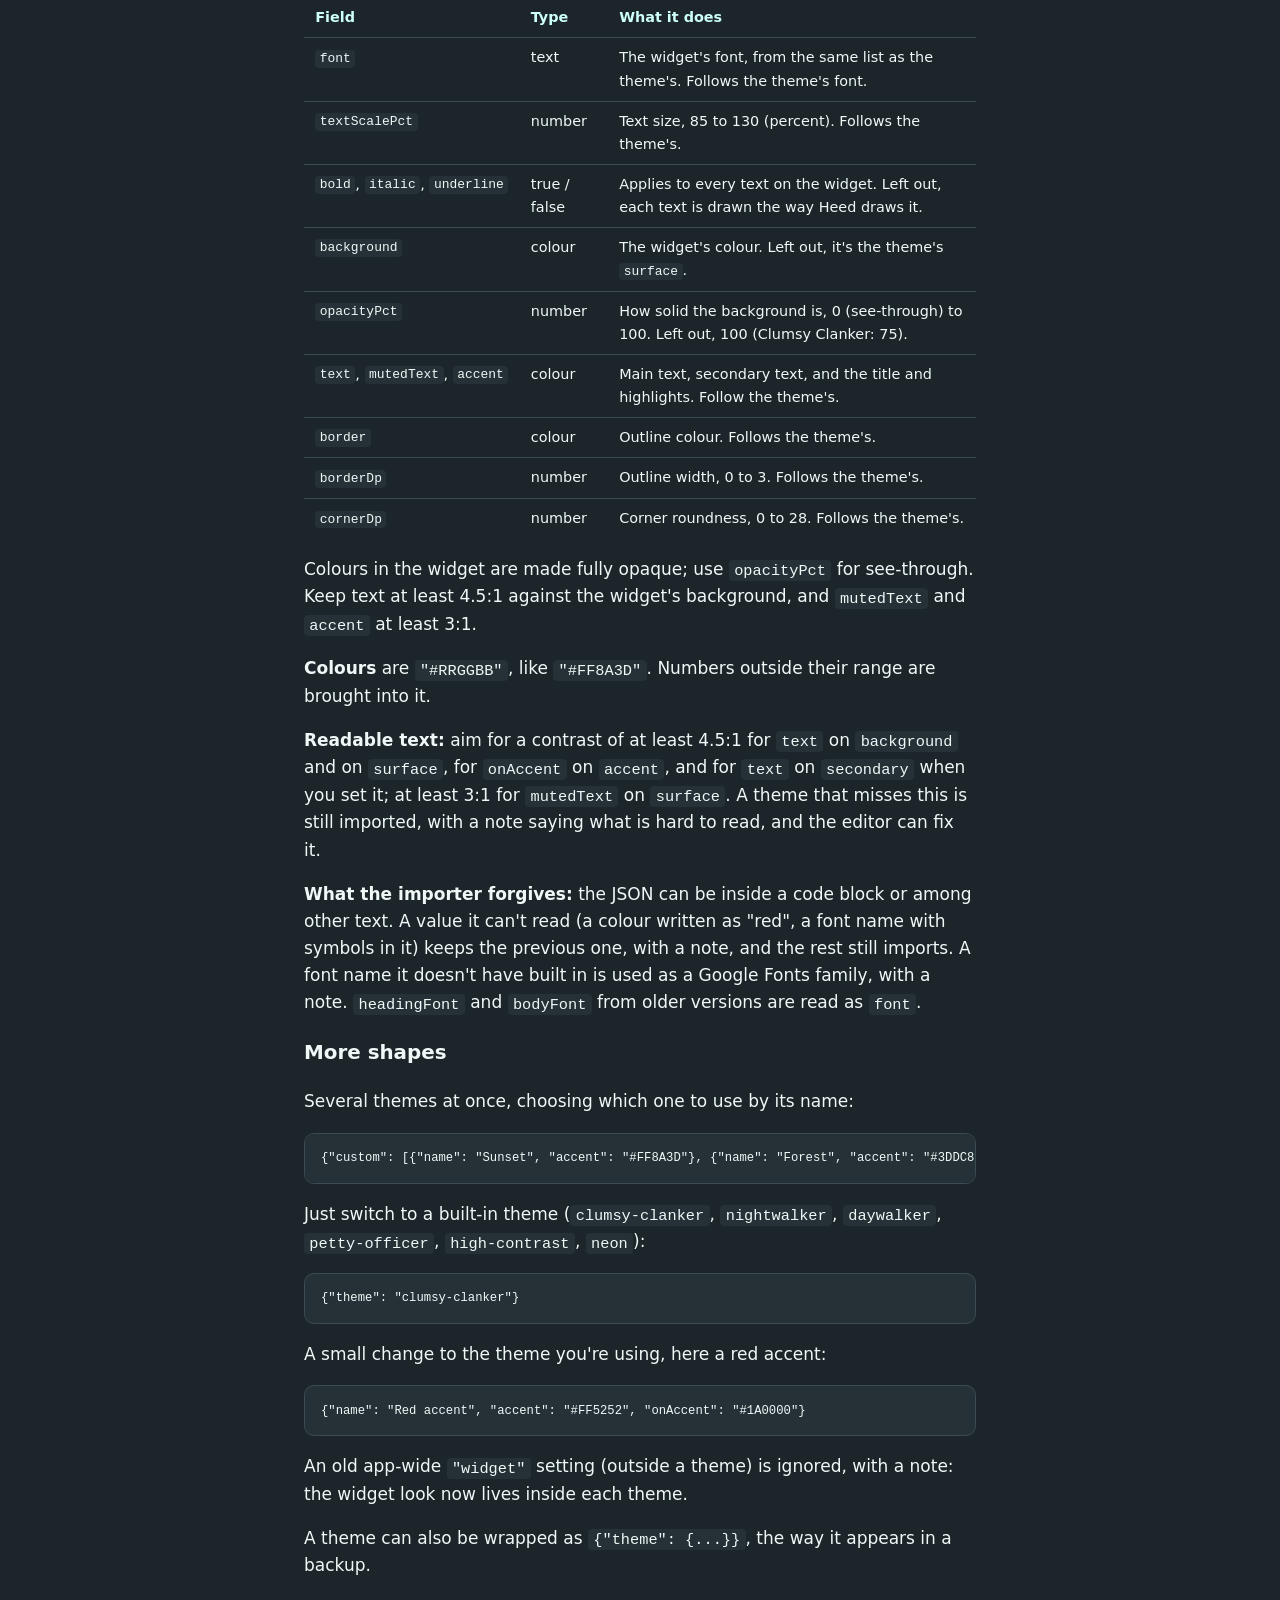
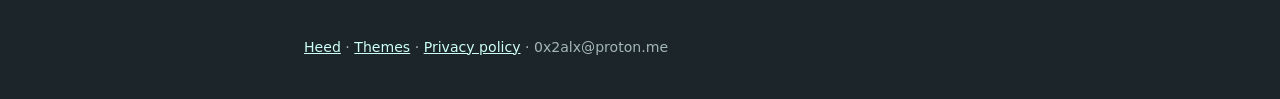
<file: themes.html>
<!doctype html>
<html lang="en">
<head>
<meta charset="utf-8">
<meta name="viewport" content="width=device-width, initial-scale=1, viewport-fit=cover">
<title>Heed app themes</title>
<meta name="description" content="Make your own Heed theme by hand or with an AI assistant: every option, the JSON format, and examples.">
<link rel="icon" href="assets/favicon.png">
<link rel="stylesheet" href="style.css">
</head>
<body>
<div class="wrap">
  <header class="top">
    <img src="assets/heed-logo.png" alt="">
    <a href="index.html">Heed</a>
    <nav><a href="faq.html">FAQ</a><a href="themes.html" aria-current="page">Themes</a><a href="privacy.html">Privacy</a></nav>
  </header>

  <h1>App themes</h1>
  <p class="muted">Pick how Heed looks, make your own theme, or have an AI assistant design one. This page is for you and for the AI.</p>

  <h2>What a theme changes</h2>
  <p>A theme sets the colours, the font (one font for all the text), the text size, how round the corners are and how thick the outlines are, across every screen of the app. The alarm screen follows your theme too: it uses the theme's <code>danger</code> colour, flashes with its <code>background</code> (if screen flash is on), and uses its heading font. Its text is white or black, whichever is easier to read. Only the status card on the main screen and the countdown keep their own amber and red in every theme, so those signals are always unmistakable.</p>
  <p>Open the menu (top left) and tap <strong>App theme</strong>. Tap a theme to use it. Turn on the <strong>Match the phone</strong> switch to use Daywalker while your phone is in light mode.</p>

  <h2>Built-in themes</h2>
  <table>
    <thead><tr><th>Theme</th><th>Look</th><th>Font</th></tr></thead>
    <tbody>
      <tr><td>Clumsy Clanker</td><td>Our signature, the same in all our apps: near-black purple, neon violet edges and accent, amber text, magenta secondary text, slightly larger text.</td><td>Tektur, bold</td></tr>
      <tr><td>Nightwalker</td><td>The default when your phone is in dark mode. Slate blue-grey with a pale aqua accent.</td><td>Rubik, bold</td></tr>
      <tr><td>Daywalker</td><td>The default when your phone is in light mode. Warm off-white, white cards, a slate accent.</td><td>Rubik, bold</td></tr>
      <tr><td>Petty Officer</td><td>Military green with an amber accent, squared-off corners.</td><td>Michroma, bold</td></tr>
      <tr><td>High contrast</td><td>Black, white and yellow, larger text, thick outlines.</td><td>The phone's own, bold</td></tr>
      <tr><td>Neon</td><td>Near-black with cyan and magenta.</td><td>Oxanium, bold</td></tr>
    </tbody>
  </table>
  <p>The first time you open the app it picks Nightwalker or Daywalker to match your phone's dark or light mode. Graphite and Daylight, the defaults before, became Nightwalker and Daywalker: a backup or theme file that names them still works.</p>

  <h2>Make your own</h2>
  <ul>
    <li><strong>Create your own theme</strong> starts from the theme you're using. Change any colour, the font, the text size, corners and outlines, with a live preview.</li>
    <li>Built-in themes never change. <strong>Duplicate</strong> one (or one of yours) to get a copy under <strong>Your themes</strong> that you can edit.</li>
    <li><strong>Copy JSON</strong> on any theme puts it on the clipboard as text: paste it into <strong>Import</strong> in another of our apps, keep it in a note, share it, or give it to an AI to make a variation.</li>
    <li>Your themes are listed under <strong>Your themes</strong>, where you can edit, duplicate or delete them.</li>
    <li>If a colour makes text hard to read, the editor says so and offers the nearest colour that is readable (it follows the WCAG contrast guidelines).</li>
    <li>Your themes are in the app's backup file (menu, Backup and restore), with their widget looks, so they move to a new phone with the rest.</li>
  </ul>

  <h2 id="widget">Widget look</h2>
  <p>Each theme also sets how the Heed home screen widget looks. Open the menu, tap <strong>App theme</strong>, edit one of your themes and open the <strong>Widget</strong> tab. You can set:</p>
  <ul>
    <li>Font, text size, and bold, italic or underline</li>
    <li>Background colour and its opacity (down to see-through)</li>
    <li>Text, secondary text and accent colours</li>
    <li>Border colour and width, and corner roundness</li>
  </ul>
  <p>Anything you leave unset follows the theme, so a theme that never touches the widget draws it in its own colours and font. By default the widget sits on the theme's cards colour (<code>surface</code>). The widget keeps its look while the alarm rings.</p>

  <h2>Make one with AI</h2>
  <ol>
    <li>On the App theme screen, tap <strong>AI prompt</strong>.</li>
    <li>Describe the theme you want, like "warm sunset colours, rounded corners, a techy font, bigger text", and tap <strong>Copy full prompt</strong>.</li>
    <li>Paste it into any AI chat (ChatGPT, Gemini, Claude...). The prompt tells the AI what Heed is, where this page is, the format and your current theme.</li>
    <li>Copy the AI's whole answer, then tap <strong>Paste the answer</strong> and <strong>Import</strong>. The new theme is saved with your themes and switched on.</li>
  </ol>
  <p>Nothing is sent anywhere by Heed: you copy and paste yourself, to the assistant you choose.</p>

  <h2>Import a theme</h2>
  <p>Tap <strong>Import a theme</strong>, then paste a theme's JSON or choose a file. An AI's whole answer is fine (the JSON can sit in a code block among other text), and so is a theme someone shared. A backup file works too. Only themes are imported: anything else in the file is left alone, and text with no theme in it changes nothing.</p>

  <h2>Format reference</h2>
  <p>A theme is one JSON object. Everything is optional: whatever is left out comes from the theme you're using, so a theme can be as small as one colour.</p>
<pre><code>{
  "name": "Sunset",
  "dark": true,
  "background": "#1A1210",
  "surface": "#241A16",
  "surfaceVariant": "#30221C",
  "border": "#4A332A",
  "accent": "#FF8A3D",
  "onAccent": "#1A0E06",
  "text": "#FBEFE8",
  "mutedText": "#C9AFA3",
  "danger": "#FF5C5C",
  "font": "Chakra Petch",
  "fontWeight": "Regular",
  "textScalePct": 105,
  "cornerDp": 20,
  "borderDp": 1
}</code></pre>
  <table>
    <thead><tr><th>Field</th><th>Type</th><th>What it does</th></tr></thead>
    <tbody>
      <tr><td><code>name</code></td><td>text</td><td>The theme's name, up to 40 characters.</td></tr>
      <tr><td><code>dark</code></td><td>true / false</td><td>Whether it's a dark theme (status bar icons follow it). Left out, it's worked out from the background.</td></tr>
      <tr><td><code>background</code></td><td>colour</td><td>The screen behind everything.</td></tr>
      <tr><td><code>surface</code></td><td>colour</td><td>Cards and sheets.</td></tr>
      <tr><td><code>surfaceVariant</code></td><td>colour</td><td>Inputs, chips and tonal buttons.</td></tr>
      <tr><td><code>border</code></td><td>colour</td><td>Outlines and dividers.</td></tr>
      <tr><td><code>accent</code></td><td>colour</td><td>Buttons, switches, links and highlights.</td></tr>
      <tr><td><code>onAccent</code></td><td>colour</td><td>Text and icons on accent buttons.</td></tr>
      <tr><td><code>text</code></td><td>colour</td><td>Main text.</td></tr>
      <tr><td><code>mutedText</code></td><td>colour</td><td>Secondary text, hints and icons.</td></tr>
      <tr><td><code>danger</code></td><td>colour</td><td>Warnings and errors, and the alarm screen.</td></tr>
      <tr><td><code>secondary</code></td><td>colour</td><td>Optional. Secondary buttons and selected chips, with <code>text</code> on them. Left out, the accent tinted into the cards. Also worked out again when a theme changes <code>accent</code>, <code>surface</code>, <code>background</code>, <code>text</code> or <code>dark</code> without naming it.</td></tr>
      <tr><td><code>font</code></td><td>text</td><td>One font for all the text: <code>Phone default</code>, <code>Condensed</code>, <code>Serif</code>, <code>Mono</code>, <code>Medium</code>, <code>Casual</code>, <code>Cursive</code>, <code>Small caps</code>, <code>Audiowide</code>, <code>Oxanium</code>, <code>Orbitron</code>, <code>Michroma</code>, <code>Tektur</code>, <code>Rubik</code>, <code>Rajdhani</code>, <code>Chakra Petch</code>, <code>Share Tech Mono</code>, <code>Nunito</code>, <code>Comfortaa</code>, <code>Caveat</code>, <code>Pacifico</code>, <code>Playfair Display</code>, <code>Lora</code>, <code>Bebas Neue</code>, <code>Righteous</code>, <code>Space Grotesk</code>, <code>Press Start 2P</code>, or any Google Fonts family by its name (like <code>Roboto Slab</code>), which Google Play services fetches on your phone (the phone's font until it arrives, or if it can't). Case and spaces don't matter for the built-in ones.</td></tr>
      <tr><td><code>fontWeight</code></td><td>text</td><td>How heavy the text is: <code>Light</code>, <code>Regular</code>, <code>Medium</code> or <code>Bold</code> (or 300, 400, 500, 700). Headings are drawn one step heavier. Leave it out for Regular.</td></tr>
      <tr><td><code>textScalePct</code></td><td>number</td><td>Text size, 85 to 130 (percent). It multiplies your phone's own text size.</td></tr>
      <tr><td><code>cornerDp</code></td><td>number</td><td>Corner roundness, 0 (square) to 28.</td></tr>
      <tr><td><code>borderDp</code></td><td>number</td><td>Outline width, 0 to 3.</td></tr>
    </tbody>
  </table>
  <h3>Widget</h3>
  <p>A theme can also have a <code>"widget"</code> object for the home screen widget. Every key is optional. Leave a key out, or write <code>null</code>, and it follows the theme.</p>
<pre><code>"widget": {
  "background": "#10202A",
  "opacityPct": 85,
  "accent": "#FF8A3D",
  "borderDp": 0,
  "cornerDp": 24
}</code></pre>
  <table>
    <thead><tr><th>Field</th><th>Type</th><th>What it does</th></tr></thead>
    <tbody>
      <tr><td><code>font</code></td><td>text</td><td>The widget's font, from the same list as the theme's. Follows the theme's font.</td></tr>
      <tr><td><code>textScalePct</code></td><td>number</td><td>Text size, 85 to 130 (percent). Follows the theme's.</td></tr>
      <tr><td><code>bold</code>, <code>italic</code>, <code>underline</code></td><td>true / false</td><td>Applies to every text on the widget. Left out, each text is drawn the way Heed draws it.</td></tr>
      <tr><td><code>background</code></td><td>colour</td><td>The widget's colour. Left out, it's the theme's <code>surface</code>.</td></tr>
      <tr><td><code>opacityPct</code></td><td>number</td><td>How solid the background is, 0 (see-through) to 100. Left out, 100 (Clumsy Clanker: 75).</td></tr>
      <tr><td><code>text</code>, <code>mutedText</code>, <code>accent</code></td><td>colour</td><td>Main text, secondary text, and the title and highlights. Follow the theme's.</td></tr>
      <tr><td><code>border</code></td><td>colour</td><td>Outline colour. Follows the theme's.</td></tr>
      <tr><td><code>borderDp</code></td><td>number</td><td>Outline width, 0 to 3. Follows the theme's.</td></tr>
      <tr><td><code>cornerDp</code></td><td>number</td><td>Corner roundness, 0 to 28. Follows the theme's.</td></tr>
    </tbody>
  </table>
  <p>Colours in the widget are made fully opaque; use <code>opacityPct</code> for see-through. Keep text at least 4.5:1 against the widget's background, and <code>mutedText</code> and <code>accent</code> at least 3:1.</p>
  <p><strong>Colours</strong> are <code>"#RRGGBB"</code>, like <code>"#FF8A3D"</code>. Numbers outside their range are brought into it.</p>
  <p><strong>Readable text:</strong> aim for a contrast of at least 4.5:1 for <code>text</code> on <code>background</code> and on <code>surface</code>, for <code>onAccent</code> on <code>accent</code>, and for <code>text</code> on <code>secondary</code> when you set it; at least 3:1 for <code>mutedText</code> on <code>surface</code>. A theme that misses this is still imported, with a note saying what is hard to read, and the editor can fix it.</p>
  <p><strong>What the importer forgives:</strong> the JSON can be inside a code block or among other text. A value it can't read (a colour written as "red", a font name with symbols in it) keeps the previous one, with a note, and the rest still imports. A font name it doesn't have built in is used as a Google Fonts family, with a note. <code>headingFont</code> and <code>bodyFont</code> from older versions are read as <code>font</code>.</p>

  <h3>More shapes</h3>
  <p>Several themes at once, choosing which one to use by its name:</p>
<pre><code>{"custom": [{"name": "Sunset", "accent": "#FF8A3D"}, {"name": "Forest", "accent": "#3DDC84"}], "selectedId": "Forest"}</code></pre>
  <p>Just switch to a built-in theme (<code>clumsy-clanker</code>, <code>nightwalker</code>, <code>daywalker</code>, <code>petty-officer</code>, <code>high-contrast</code>, <code>neon</code>):</p>
<pre><code>{"theme": "clumsy-clanker"}</code></pre>
  <p>A small change to the theme you're using, here a red accent:</p>
<pre><code>{"name": "Red accent", "accent": "#FF5252", "onAccent": "#1A0000"}</code></pre>
  <p>An old app-wide <code>"widget"</code> setting (outside a theme) is ignored, with a note: the widget look now lives inside each theme.</p>
  <p>A theme can also be wrapped as <code>{"theme": {...}}</code>, the way it appears in a backup.</p>

  <footer><a href="index.html">Heed</a> · <a href="themes.html">Themes</a> · <a href="privacy.html">Privacy policy</a> · 0x2alx@proton.me</footer>
</div>
</body>
</html>
</file>
<file: style.css>
/* Heed site. Dark on purpose: the app's Nightwalker theme (slate with a pale aqua accent). System fonts only, so the pages load nothing from third parties. */
:root {
  --void: #1C2529;
  --deep: #253136;
  --line: #3B4B52;
  --accent: #CDFFFB;
  --link: #CDFFFB;
  --ink: #EEF8F7;
  --muted: #A3B6B8;
  color-scheme: dark;
}
* { box-sizing: border-box; }
body {
  margin: 0; background: var(--void); color: var(--ink);
  font: 17px/1.6 system-ui, -apple-system, "Segoe UI", Roboto, sans-serif;
}
.wrap {
  max-width: 44rem; margin: 0 auto; padding-block: 2.5rem 4rem;
  padding-left: max(1rem, env(safe-area-inset-left, 0px)); padding-right: max(1rem, env(safe-area-inset-right, 0px));
}
header.top { display: flex; align-items: center; gap: .9rem; margin-bottom: 2.5rem; }
header.top img { width: 52px; height: 52px; }
header.top a { color: var(--ink); text-decoration: none; font-weight: 700; font-size: 1.35rem; }
nav { margin-left: auto; display: flex; gap: 1.1rem; font-size: .95rem; }
nav a { color: var(--link); text-decoration: none; }
nav a[aria-current] { color: var(--accent); }
h1 { font-size: 2rem; line-height: 1.2; margin: 0 0 .4rem; text-wrap: balance; }
h2 { font-size: 1.2rem; margin: 2.4rem 0 .5rem; color: var(--accent); text-wrap: balance; }
p, li { color: var(--ink); }
.muted { color: var(--muted); }
a { color: var(--link); }
a:focus-visible, summary:focus-visible { outline: 2px solid var(--accent); outline-offset: 3px; border-radius: 4px; }
ul { padding-left: 1.2rem; }
li + li { margin-top: .35rem; }
code { font-size: .9em; background: var(--deep); padding: .1em .35em; border-radius: 4px; }

/* FAQ */
details { border-top: 1px solid var(--line); padding: .9rem 0; }
details:last-of-type { border-bottom: 1px solid var(--line); }
summary { cursor: pointer; font-weight: 600; list-style: none; display: flex; gap: .7rem; }
summary::-webkit-details-marker { display: none; }
summary::before { content: "+"; color: var(--accent); font-weight: 700; width: 1ch; flex: none; }
details[open] summary::before { content: "−"; }
details > :not(summary) { margin-left: 1.7rem; }

/* home */
.hero { text-align: center; padding-block: 1rem 1.5rem; }
.hero img { width: 140px; height: 140px; }
.hero p { color: var(--muted); max-width: 32rem; margin-inline: auto; }
.links { display: grid; gap: .8rem; margin-top: 2rem; }
.links a { display: block; padding: 1rem 1.2rem; background: var(--deep); border: 1px solid var(--line); border-radius: 12px;
  color: var(--ink); text-decoration: none; }
.links a span { display: block; color: var(--muted); font-size: .92rem; }
footer { margin-top: 3.5rem; color: var(--muted); font-size: .88rem; }

/* Theme guide: code samples and reference tables. */
pre { background: var(--deep); border: 1px solid var(--line); border-radius: 10px; padding: .9rem 1rem; overflow-x: auto; font-size: .85rem; line-height: 1.5; }
pre code { background: none; padding: 0; }
.wrap table { display: block; overflow-x: auto; border-collapse: collapse; font-size: .9rem; margin: 1rem 0; }
th, td { text-align: left; vertical-align: top; padding: .5rem .7rem; border-top: 1px solid var(--line); }
th { color: var(--accent); white-space: nowrap; }
td:first-child { white-space: nowrap; }
</file>
